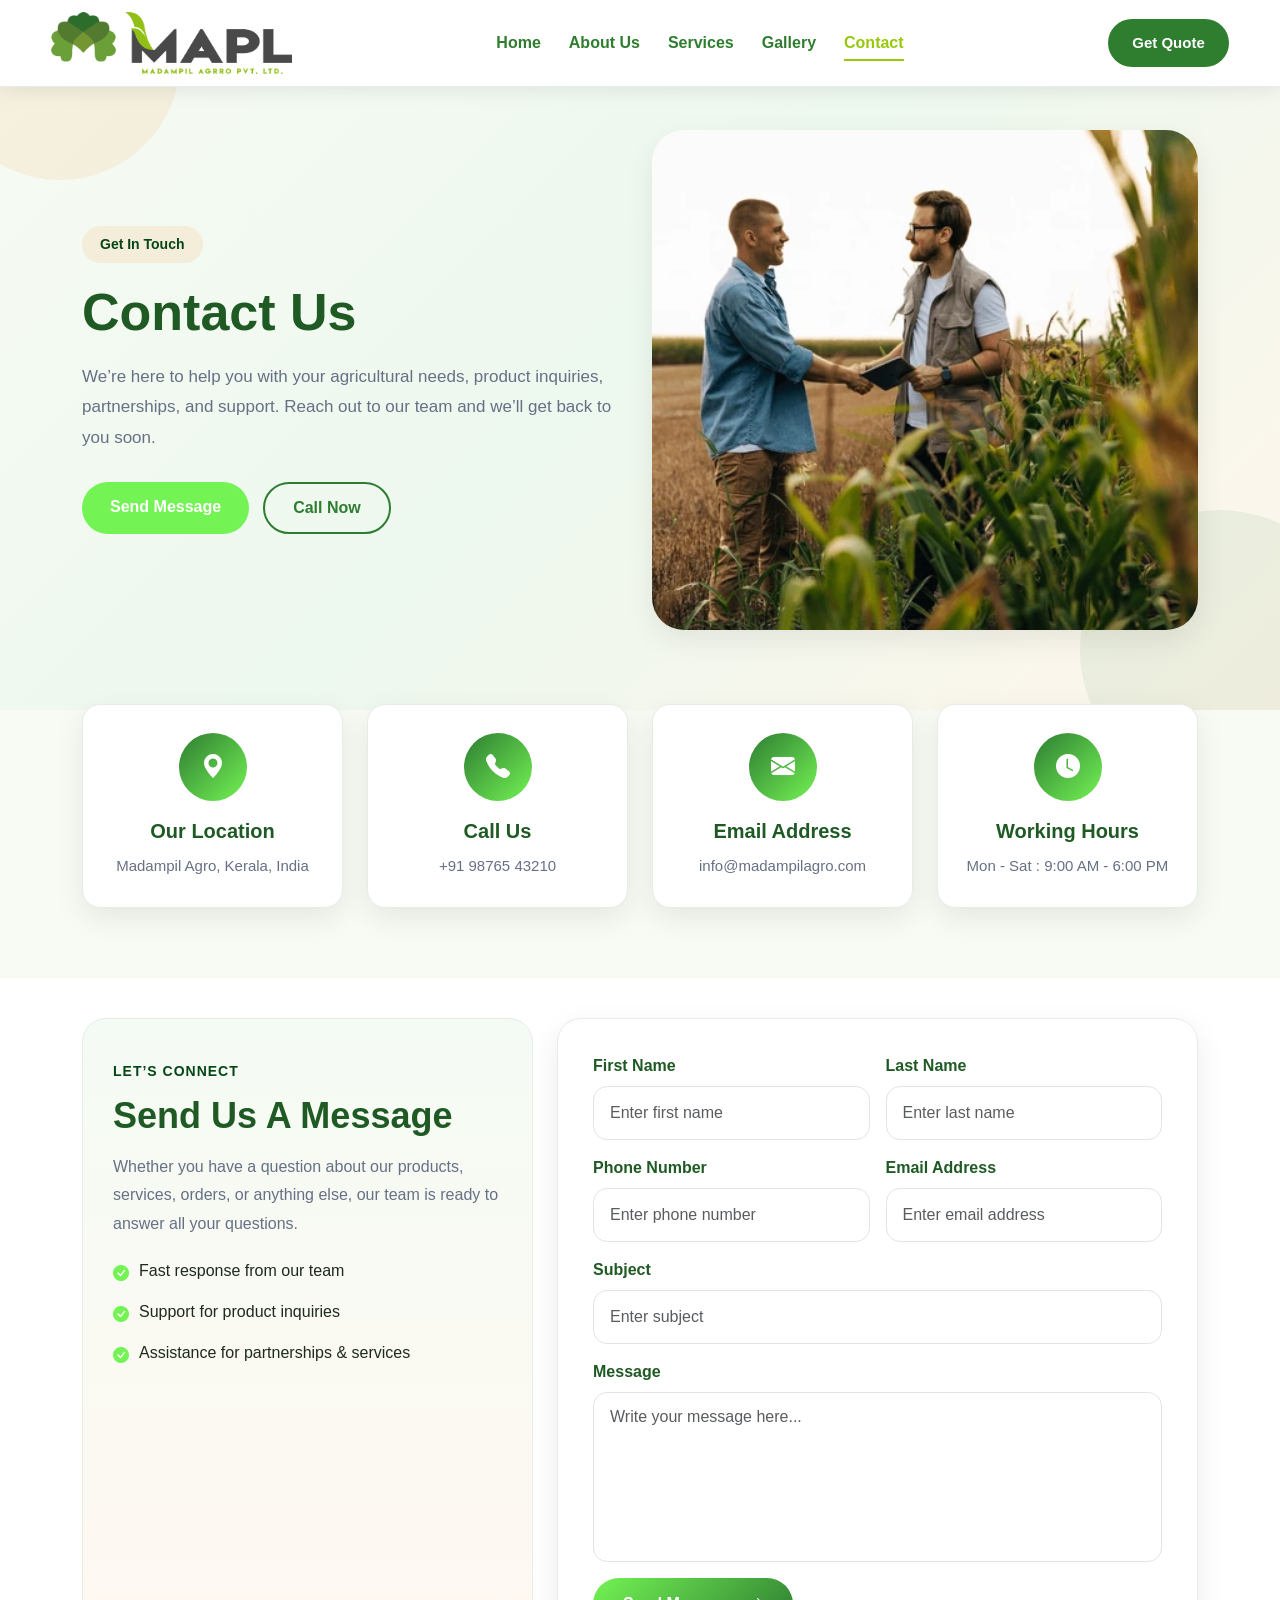
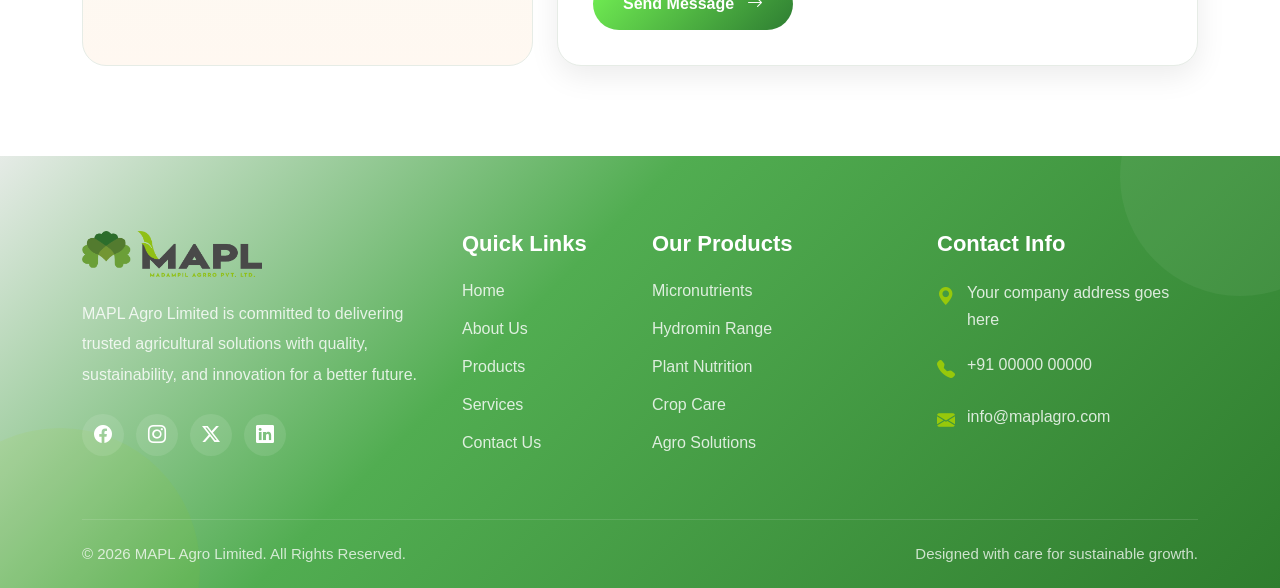
<file: contact_us.html>
<!DOCTYPE html>
<html lang="en">
<head>
     <title>Madampil Aagro Home</title>
  <meta charset="UTF-8" />
  <meta name="viewport" content="width=device-width, initial-scale=1.0" />

  <!-- ✅ Bootstrap 5 CSS -->
  <link href="https://cdn.jsdelivr.net/npm/bootstrap@5.3.3/dist/css/bootstrap.min.css" rel="stylesheet">

  <!-- Google Fonts - Poppins -->
  <link rel="preconnect" href="https://fonts.googleapis.com">
  <link rel="preconnect" href="https://fonts.gstatic.com" crossorigin>
  <link href="https://fonts.googleapis.com/css2?family=Poppins:wght@300;400;500;600;700&display=swap" rel="stylesheet">

  <!-- Bootstrap Icons -->
  <link rel="stylesheet" href="https://cdn.jsdelivr.net/npm/bootstrap-icons@1.11.3/font/bootstrap-icons.min.css">

  <!-- Owl -->
  <link rel="stylesheet" href="https://cdnjs.cloudflare.com/ajax/libs/OwlCarousel2/2.3.4/assets/owl.carousel.min.css">
  <link rel="stylesheet" href="https://cdnjs.cloudflare.com/ajax/libs/OwlCarousel2/2.3.4/assets/owl.theme.default.min.css">

  <!-- ✅ FIXED Custom CSS path (relative) -->
  <link rel="stylesheet" href="css/contact.css">
   <link rel="stylesheet" href="css/nav.css">

 
</head>
<body>

  <!-- Fixed Navbar -->
  <header class="agro-navbar">
    <div class="nav-container">
      
      <!-- Logo -->
      <a href="#" class="nav-logo">
        <img src="images/logo.png" alt="Agro Company Logo">
      </a>

      <!-- Menu -->
      <nav class="nav-menu" id="navMenu">
        <a href="#">Home</a>
        <a href="#">About Us</a>
        <a href="#">Services</a>
        <a href="#">Gallery</a>
        <a href="#" class="active">Contact</a>
      </nav>

      <!-- Right Button -->
      <div class="nav-right">
        <a href="#" class="nav-btn">Get Quote</a>
        <button class="menu-toggle" id="menuToggle">
          <i class="bi bi-list"></i>
        </button>
      </div>

    </div>
  </header>











<!-- CONTACT HERO SECTION -->
<section class="agro-contact-hero">
  <div class="container">
    <div class="row align-items-center gy-4">
      <div class="col-lg-6">
        <div class="agro-contact-hero-content">
          <span class="agro-contact-tag">Get In Touch</span>
          <h1>Contact Us</h1>
          <p>
            We’re here to help you with your agricultural needs, product inquiries,
            partnerships, and support. Reach out to our team and we’ll get back to you soon.
          </p>
          <div class="agro-contact-hero-btns">
            <a href="#contact-form-section" class="btn agro-btn-main">Send Message</a>
            <a href="tel:+919876543210" class="btn agro-btn-outline">Call Now</a>
          </div>
        </div>
      </div>

      <div class="col-lg-6">
        <div class="agro-contact-hero-image-wrap">
          <div class="agro-contact-hero-image">
            <img src="images/contactus.webp" alt="Contact Us">
          </div>
        </div>
      </div>
    </div>
  </div>
</section>

<!-- CONTACT INFO SECTION -->
<section class="agro-contact-info-section">
  <div class="container">
    <div class="row g-4">
      <div class="col-md-6 col-lg-3">
        <div class="agro-contact-info-card">
          <div class="agro-contact-icon">
            <i class="bi bi-geo-alt-fill"></i>
          </div>
          <h5>Our Location</h5>
          <p>Madampil Agro, Kerala, India</p>
        </div>
      </div>

      <div class="col-md-6 col-lg-3">
        <div class="agro-contact-info-card">
          <div class="agro-contact-icon">
            <i class="bi bi-telephone-fill"></i>
          </div>
          <h5>Call Us</h5>
          <p>+91 98765 43210</p>
        </div>
      </div>

      <div class="col-md-6 col-lg-3">
        <div class="agro-contact-info-card">
          <div class="agro-contact-icon">
            <i class="bi bi-envelope-fill"></i>
          </div>
          <h5>Email Address</h5>
          <p>info@madampilagro.com</p>
        </div>
      </div>

      <div class="col-md-6 col-lg-3">
        <div class="agro-contact-info-card">
          <div class="agro-contact-icon">
            <i class="bi bi-clock-fill"></i>
          </div>
          <h5>Working Hours</h5>
          <p>Mon - Sat : 9:00 AM - 6:00 PM</p>
        </div>
      </div>
    </div>
  </div>
</section>

<!-- CONTACT FORM SECTION -->
<section class="agro-contact-form-section" id="contact-form-section">
  <div class="container">
    <div class="row g-4 align-items-stretch">
      
      <div class="col-lg-5">
        <div class="agro-contact-left-box h-100">
          <span class="agro-contact-small-title">Let’s Connect</span>
          <h2>Send Us A Message</h2>
          <p>
            Whether you have a question about our products, services, orders,
            or anything else, our team is ready to answer all your questions.
          </p>

          <ul class="agro-contact-list">
            <li><i class="bi bi-check-circle-fill"></i> Fast response from our team</li>
            <li><i class="bi bi-check-circle-fill"></i> Support for product inquiries</li>
            <li><i class="bi bi-check-circle-fill"></i> Assistance for partnerships & services</li>
          </ul>
        </div>
      </div>

      <div class="col-lg-7">
        <div class="agro-contact-form-box">
          <form action="" method="post">
            
            <div class="row g-3">
              <div class="col-md-6">
                <label class="form-label">First Name</label>
                <input type="text" name="first_name" class="form-control agro-form-control" placeholder="Enter first name">
              </div>

              <div class="col-md-6">
                <label class="form-label">Last Name</label>
                <input type="text" name="last_name" class="form-control agro-form-control" placeholder="Enter last name">
              </div>

              <div class="col-md-6">
                <label class="form-label">Phone Number</label>
                <input type="text" name="phone" class="form-control agro-form-control" placeholder="Enter phone number">
              </div>

              <div class="col-md-6">
                <label class="form-label">Email Address</label>
                <input type="email" name="email" class="form-control agro-form-control" placeholder="Enter email address">
              </div>

              <div class="col-12">
                <label class="form-label">Subject</label>
                <input type="text" name="subject" class="form-control agro-form-control" placeholder="Enter subject">
              </div>

              <div class="col-12">
                <label class="form-label">Message</label>
                <textarea name="message" rows="6" class="form-control agro-form-control" placeholder="Write your message here..."></textarea>
              </div>

              <div class="col-12">
                <button type="submit" class="btn agro-submit-btn">
                  Send Message <i class="bi bi-arrow-right ms-2"></i>
                </button>
              </div>
            </div>
          </form>
        </div>
      </div>

    </div>
  </div>
</section>




  
<footer class="agro-footer">
  <div class="container">
    <div class="row gy-5">

      <!-- Column 1 -->
      <div class="col-lg-4 col-md-6">
        <div class="agro-footer-about">
          <a href="#" class="agro-footer-logo">
            <img src="images/logo.png" alt="MAPL Agro Limited">
          </a>
          <p>
            MAPL Agro Limited is committed to delivering trusted agricultural
            solutions with quality, sustainability, and innovation for a better future.
          </p>

          <div class="agro-footer-social">
            <a href="#"><i class="bi bi-facebook"></i></a>
            <a href="#"><i class="bi bi-instagram"></i></a>
            <a href="#"><i class="bi bi-twitter-x"></i></a>
            <a href="#"><i class="bi bi-linkedin"></i></a>
          </div>
        </div>
      </div>

      <!-- Column 2 -->
      <div class="col-lg-2 col-md-6 col-6">
        <div class="agro-footer-links">
          <h4>Quick Links</h4>
          <ul>
            <li><a href="#">Home</a></li>
            <li><a href="#">About Us</a></li>
            <li><a href="#">Products</a></li>
            <li><a href="#">Services</a></li>
            <li><a href="#">Contact Us</a></li>
          </ul>
        </div>
      </div>

      <!-- Column 3 -->
      <div class="col-lg-3 col-md-6 col-6">
        <div class="agro-footer-links">
          <h4>Our Products</h4>
          <ul>
            <li><a href="#">Micronutrients</a></li>
            <li><a href="#">Hydromin Range</a></li>
            <li><a href="#">Plant Nutrition</a></li>
            <li><a href="#">Crop Care</a></li>
            <li><a href="#">Agro Solutions</a></li>
          </ul>
        </div>
      </div>

      <!-- Column 4 -->
      <div class="col-lg-3 col-md-6">
        <div class="agro-footer-contact">
          <h4>Contact Info</h4>
          <ul>
            <li>
              <i class="bi bi-geo-alt-fill"></i>
              <span>Your company address goes here</span>
            </li>
            <li>
              <i class="bi bi-telephone-fill"></i>
              <a href="tel:+910000000000">+91 00000 00000</a>
            </li>
            <li>
              <i class="bi bi-envelope-fill"></i>
              <a href="mailto:info@maplagro.com">info@maplagro.com</a>
            </li>
          </ul>
        </div>
      </div>

    </div>

    <div class="agro-footer-bottom">
      <div class="row align-items-center gy-2">
        <div class="col-md-6">
          <p class="mb-0">© 2026 MAPL Agro Limited. All Rights Reserved.</p>
        </div>
        <div class="col-md-6 text-md-end">
          <p class="mb-0">
            Designed with care for sustainable growth.
          </p>
        </div>
      </div>
    </div>
  </div>
</footer>

<script src="https://code.jquery.com/jquery-3.6.0.min.js"></script>
<script src="https://cdnjs.cloudflare.com/ajax/libs/OwlCarousel2/2.3.4/owl.carousel.min.js"></script>
  <script>
    const menuToggle = document.getElementById("menuToggle");
    const navMenu = document.getElementById("navMenu");

    menuToggle.addEventListener("click", () => {
      navMenu.classList.toggle("show");
    });



</script>
</file>
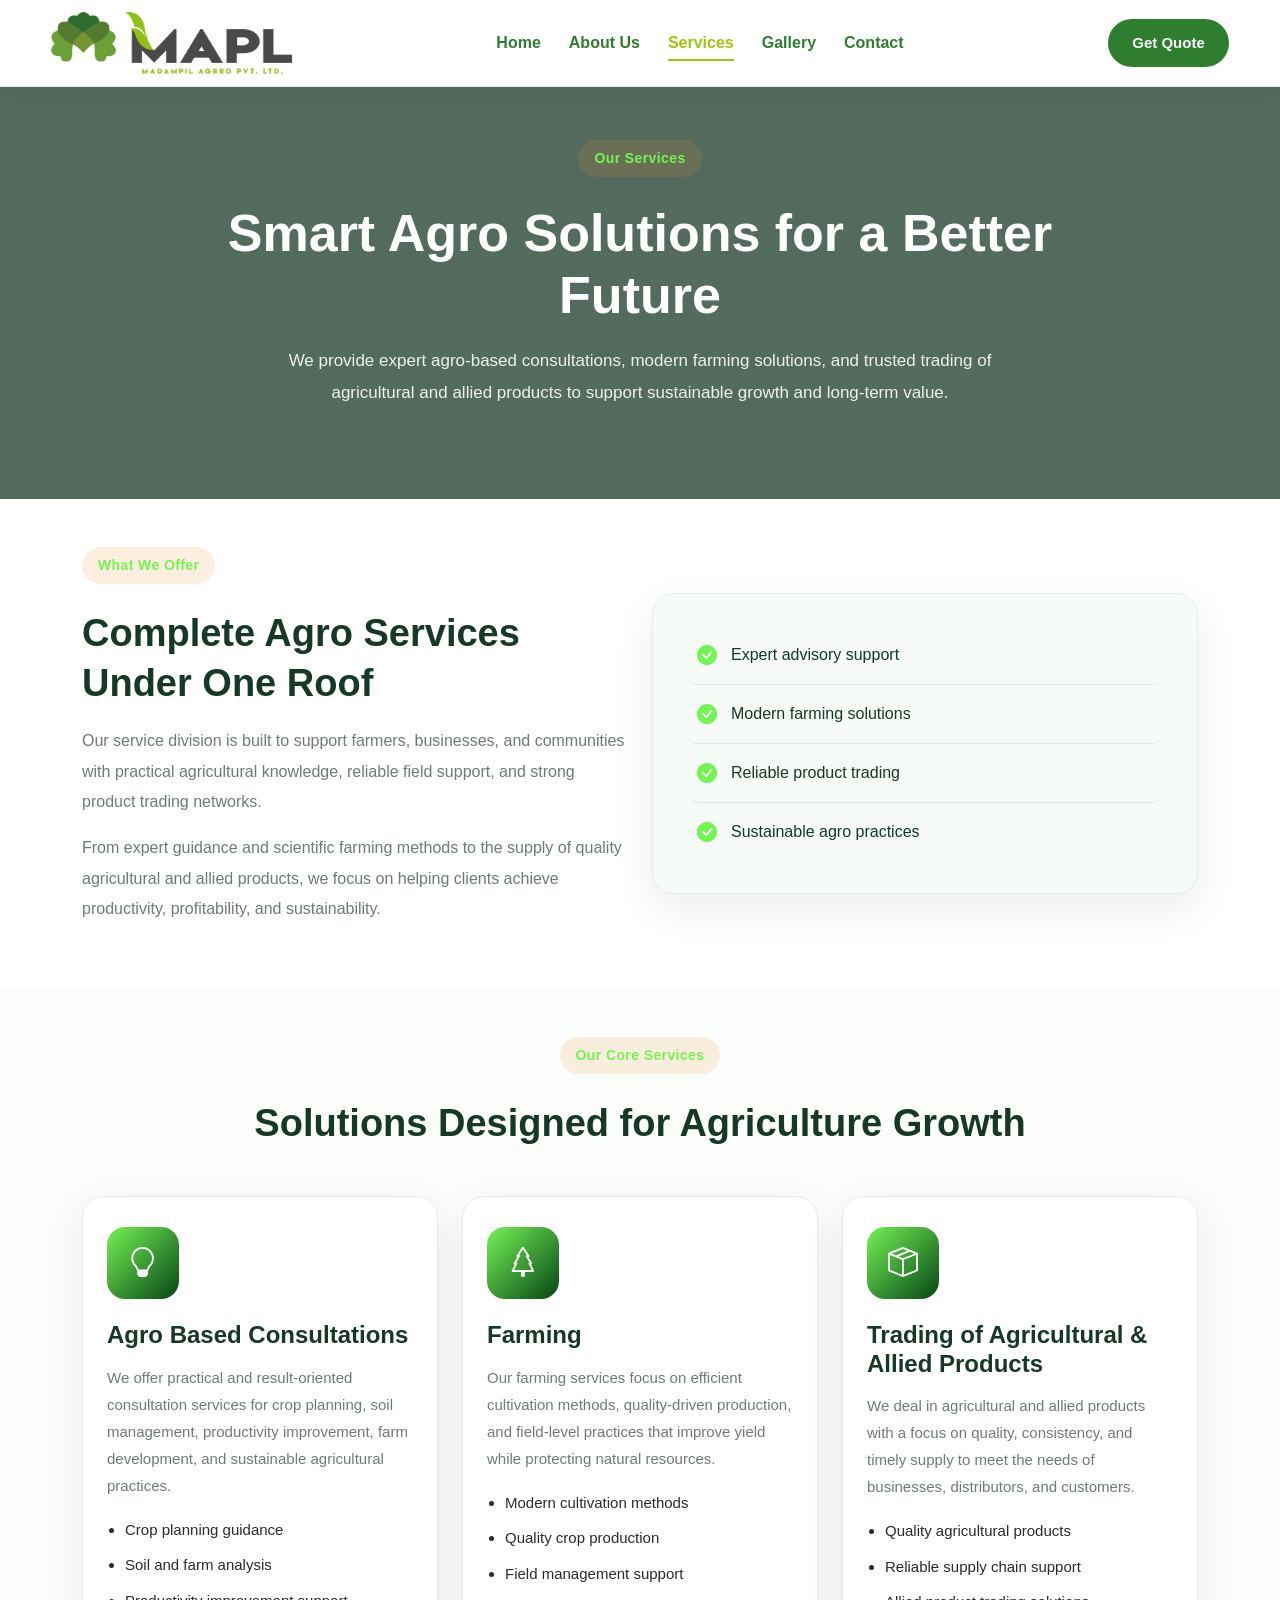
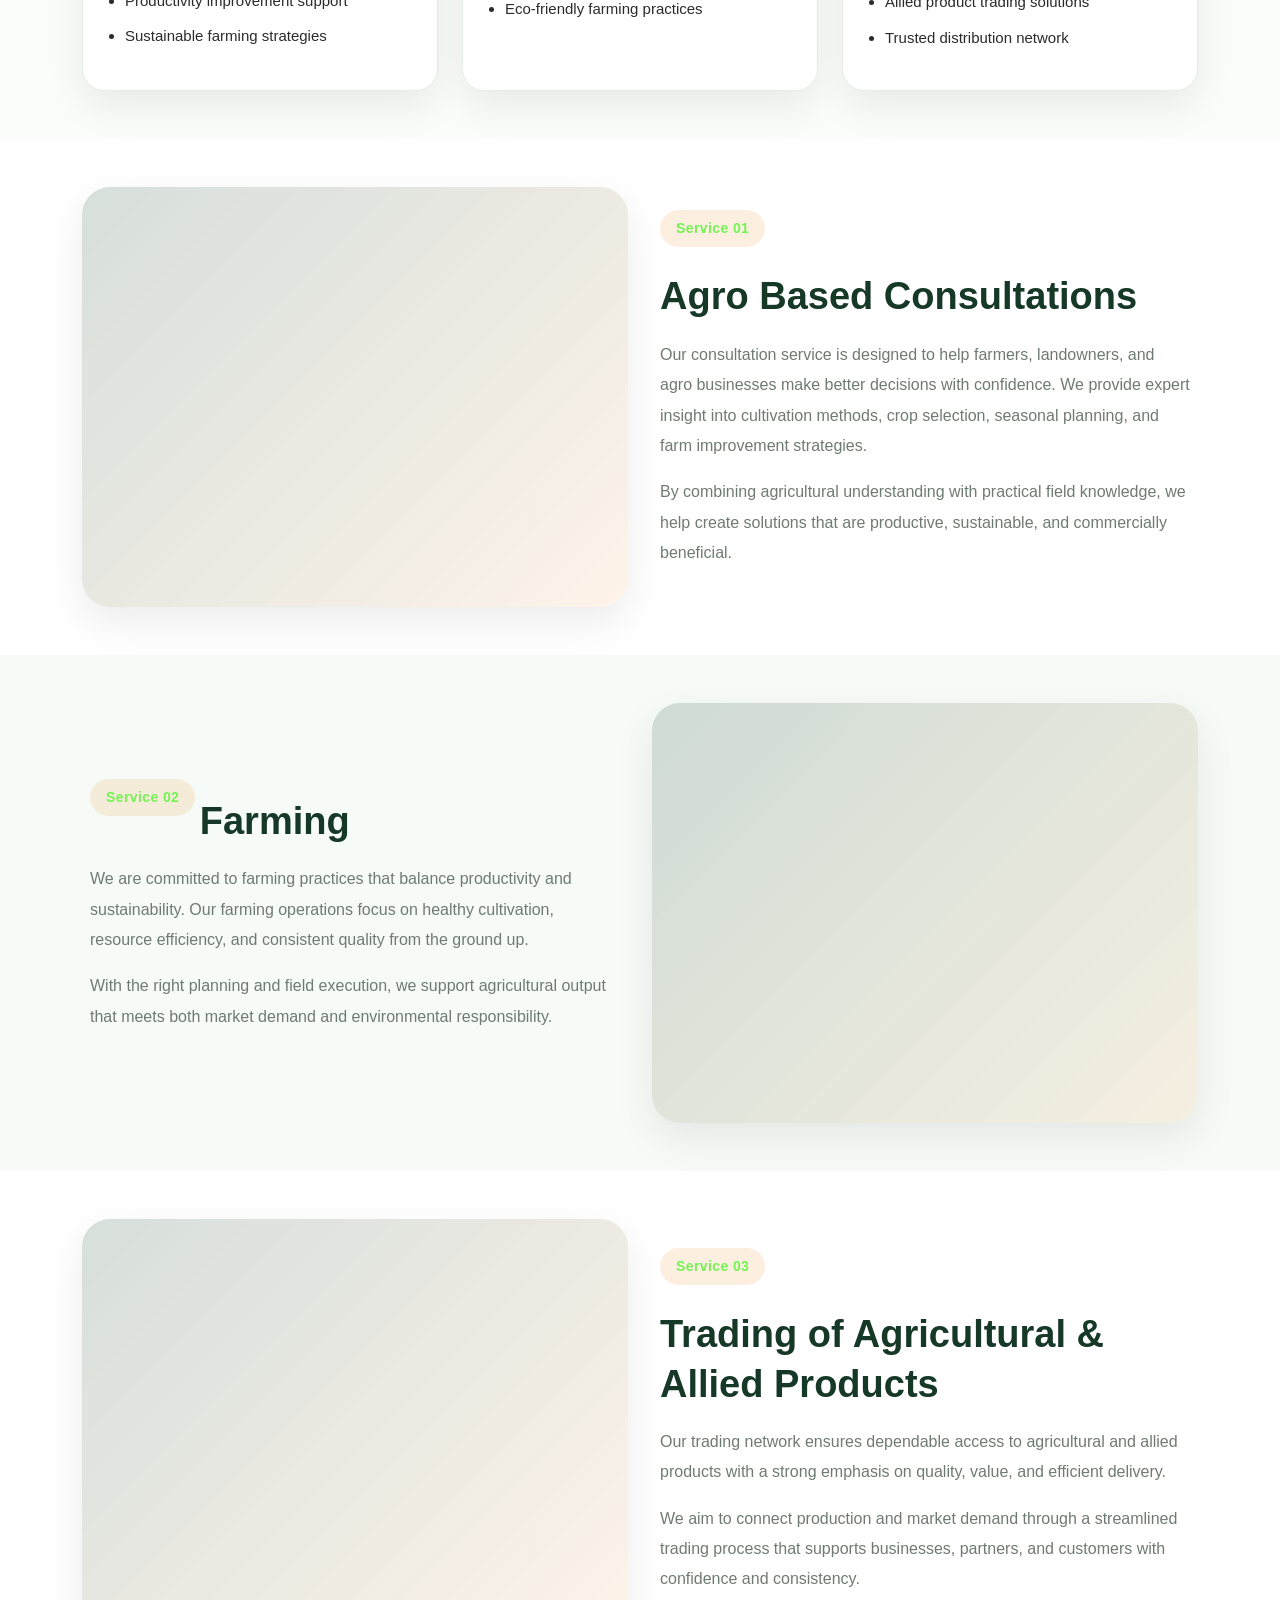
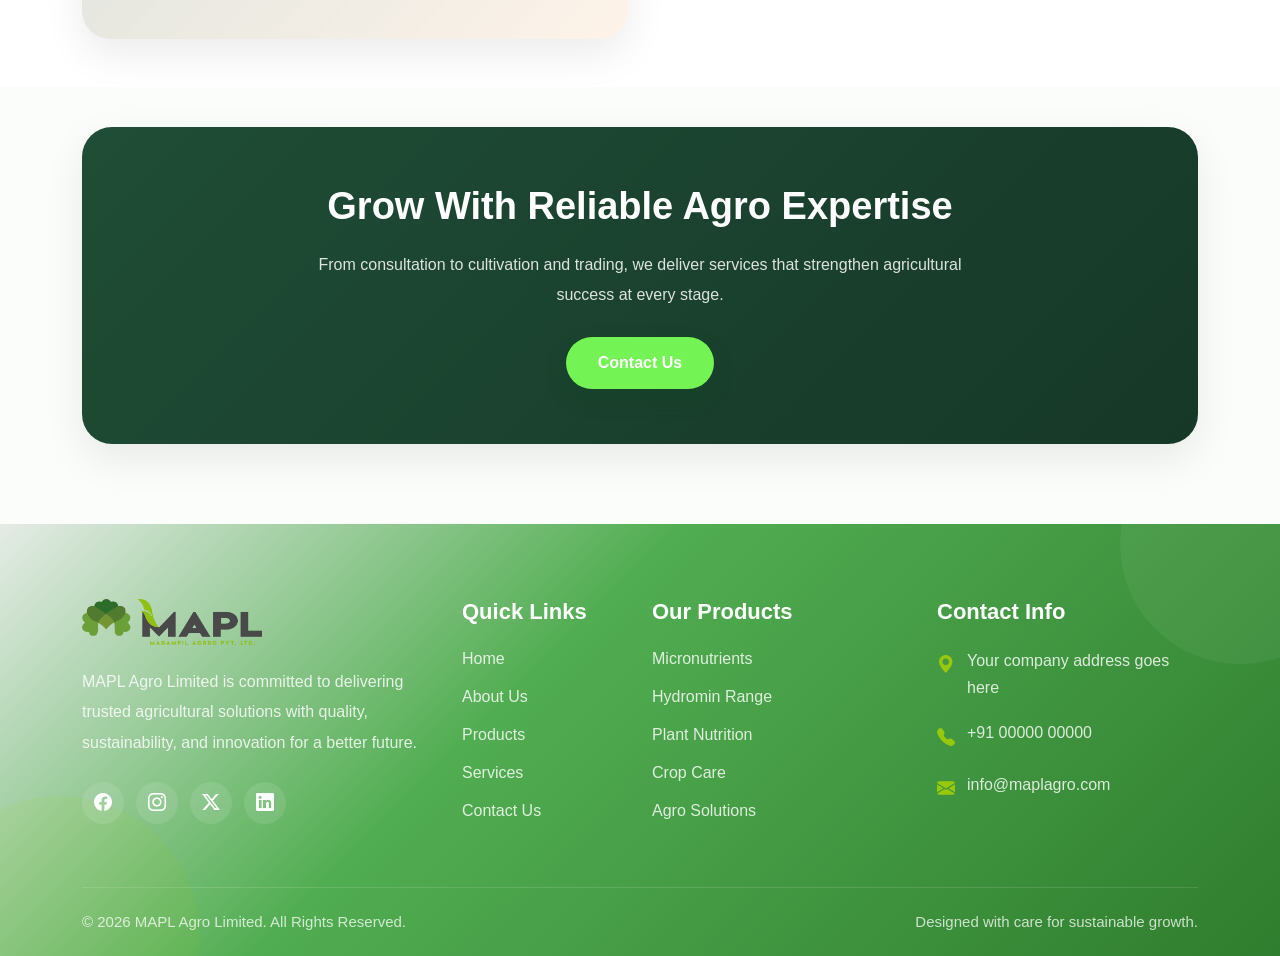
<file: service.html>
<!DOCTYPE html>
<html lang="en">
<head>
     <title>Madampil Aagro About Us</title>
  <meta charset="UTF-8" />
  <meta name="viewport" content="width=device-width, initial-scale=1.0" />

  <!-- ✅ Bootstrap 5 CSS -->
  <link href="https://cdn.jsdelivr.net/npm/bootstrap@5.3.3/dist/css/bootstrap.min.css" rel="stylesheet">

  <!-- Google Fonts - Poppins -->
  <link rel="preconnect" href="https://fonts.googleapis.com">
  <link rel="preconnect" href="https://fonts.gstatic.com" crossorigin>
  <link href="https://fonts.googleapis.com/css2?family=Poppins:wght@300;400;500;600;700&display=swap" rel="stylesheet">

  <!-- Bootstrap Icons -->
  <link rel="stylesheet" href="https://cdn.jsdelivr.net/npm/bootstrap-icons@1.11.3/font/bootstrap-icons.min.css">

  <!-- Owl -->
  <link rel="stylesheet" href="https://cdnjs.cloudflare.com/ajax/libs/OwlCarousel2/2.3.4/assets/owl.carousel.min.css">
  <link rel="stylesheet" href="https://cdnjs.cloudflare.com/ajax/libs/OwlCarousel2/2.3.4/assets/owl.theme.default.min.css">

  <!-- ✅ FIXED Custom CSS path (relative) -->
  <link rel="stylesheet" href="css/service.css">
   <link rel="stylesheet" href="css/nav.css">

 
</head>


<body>

  <!-- Fixed Navbar -->
  <header class="agro-navbar">
    <div class="nav-container">
      
      <!-- Logo -->
      <a href="#" class="nav-logo">
        <img src="images/logo.png" alt="Agro Company Logo">
      </a>

      <!-- Menu -->
      <nav class="nav-menu" id="navMenu">
        <a href="#">Home</a>
        <a href="#">About Us</a>
        <a href="#" class="active">Services</a>
        <a href="#">Gallery</a>
        <a href="#">Contact</a>
      </nav>

      <!-- Right Button -->
      <div class="nav-right">
        <a href="#" class="nav-btn">Get Quote</a>
        <button class="menu-toggle" id="menuToggle">
          <i class="bi bi-list"></i>
        </button>
      </div>

    </div>
  </header>



<!-- SERVICE HERO -->
<section class="agro-service-hero">
  <div class="container">
    <div class="agro-service-hero-content text-center">
      <span class="agro-service-tag">Our Services</span>
      <h1>Smart Agro Solutions for a Better Future</h1>
      <p>
        We provide expert agro-based consultations, modern farming solutions,
        and trusted trading of agricultural and allied products to support
        sustainable growth and long-term value.
      </p>
    </div>
  </div>
</section>

<!-- SERVICE INTRO -->
<section class="agro-service-intro py-5">
  <div class="container">
    <div class="row align-items-center g-4">
      <div class="col-lg-6">
        <div class="agro-service-intro-left">
          <span class="section-mini-title">What We Offer</span>
          <h2>Complete Agro Services Under One Roof</h2>
          <p>
            Our service division is built to support farmers, businesses,
            and communities with practical agricultural knowledge, reliable
            field support, and strong product trading networks.
          </p>
          <p>
            From expert guidance and scientific farming methods to the supply
            of quality agricultural and allied products, we focus on helping
            clients achieve productivity, profitability, and sustainability.
          </p>
        </div>
      </div>
      <div class="col-lg-6">
        <div class="agro-service-intro-box">
          <div class="agro-service-feature">
            <i class="bi bi-check-circle-fill"></i>
            <span>Expert advisory support</span>
          </div>
          <div class="agro-service-feature">
            <i class="bi bi-check-circle-fill"></i>
            <span>Modern farming solutions</span>
          </div>
          <div class="agro-service-feature">
            <i class="bi bi-check-circle-fill"></i>
            <span>Reliable product trading</span>
          </div>
          <div class="agro-service-feature">
            <i class="bi bi-check-circle-fill"></i>
            <span>Sustainable agro practices</span>
          </div>
        </div>
      </div>
    </div>
  </div>
</section>

<!-- SERVICES CARDS -->
<section class="agro-services-section py-5">
  <div class="container">
    <div class="text-center mb-5">
      <span class="section-mini-title">Our Core Services</span>
      <h2 class="section-main-title">Solutions Designed for Agriculture Growth</h2>
    </div>

    <div class="row g-4">
      <!-- Card 1 -->
      <div class="col-md-6 col-lg-4">
        <div class="agro-service-card h-100">
          <div class="agro-service-icon">
            <i class="bi bi-lightbulb"></i>
          </div>
          <h3>Agro Based Consultations</h3>
          <p>
            We offer practical and result-oriented consultation services for
            crop planning, soil management, productivity improvement, farm
            development, and sustainable agricultural practices.
          </p>
          <ul>
            <li>Crop planning guidance</li>
            <li>Soil and farm analysis</li>
            <li>Productivity improvement support</li>
            <li>Sustainable farming strategies</li>
          </ul>
        </div>
      </div>

      <!-- Card 2 -->
      <div class="col-md-6 col-lg-4">
        <div class="agro-service-card h-100">
          <div class="agro-service-icon">
            <i class="bi bi-tree"></i>
          </div>
          <h3>Farming</h3>
          <p>
            Our farming services focus on efficient cultivation methods,
            quality-driven production, and field-level practices that improve
            yield while protecting natural resources.
          </p>
          <ul>
            <li>Modern cultivation methods</li>
            <li>Quality crop production</li>
            <li>Field management support</li>
            <li>Eco-friendly farming practices</li>
          </ul>
        </div>
      </div>

      <!-- Card 3 -->
      <div class="col-md-6 col-lg-4">
        <div class="agro-service-card h-100">
          <div class="agro-service-icon">
            <i class="bi bi-box-seam"></i>
          </div>
          <h3>Trading of Agricultural & Allied Products</h3>
          <p>
            We deal in agricultural and allied products with a focus on quality,
            consistency, and timely supply to meet the needs of businesses,
            distributors, and customers.
          </p>
          <ul>
            <li>Quality agricultural products</li>
            <li>Reliable supply chain support</li>
            <li>Allied product trading solutions</li>
            <li>Trusted distribution network</li>
          </ul>
        </div>
      </div>
    </div>
  </div>
</section>

<!-- DETAIL SECTION 1 -->
<section class="agro-service-detail py-5">
  <div class="container">
    <div class="row align-items-center g-4">
      <div class="col-lg-6">
        <div class="agro-service-image agro-bg-one"></div>
      </div>
      <div class="col-lg-6">
        <div class="agro-service-text">
          <span class="section-mini-title">Service 01</span>
          <h2>Agro Based Consultations</h2>
          <p>
            Our consultation service is designed to help farmers, landowners,
            and agro businesses make better decisions with confidence. We
            provide expert insight into cultivation methods, crop selection,
            seasonal planning, and farm improvement strategies.
          </p>
          <p>
            By combining agricultural understanding with practical field
            knowledge, we help create solutions that are productive,
            sustainable, and commercially beneficial.
          </p>
        </div>
      </div>
    </div>
  </div>
</section>

<!-- DETAIL SECTION 2 -->
<section class="agro-service-detail agro-detail-alt py-5">
  <div class="container">
    <div class="row align-items-center g-4 flex-lg-row-reverse">
      <div class="col-lg-6">
        <div class="agro-service-image agro-bg-two"></div>
      </div>
      <div class="col-lg-6">
        <div class="agro-service-text">
          <span class="section-mini-title">Service 02</span>
          <h2>Farming</h2>
          <p>
            We are committed to farming practices that balance productivity and
            sustainability. Our farming operations focus on healthy cultivation,
            resource efficiency, and consistent quality from the ground up.
          </p>
          <p>
            With the right planning and field execution, we support agricultural
            output that meets both market demand and environmental responsibility.
          </p>
        </div>
      </div>
    </div>
  </div>
</section>

<!-- DETAIL SECTION 3 -->
<section class="agro-service-detail py-5">
  <div class="container">
    <div class="row align-items-center g-4">
      <div class="col-lg-6">
        <div class="agro-service-image agro-bg-three"></div>
      </div>
      <div class="col-lg-6">
        <div class="agro-service-text">
          <span class="section-mini-title">Service 03</span>
          <h2>Trading of Agricultural & Allied Products</h2>
          <p>
            Our trading network ensures dependable access to agricultural and
            allied products with a strong emphasis on quality, value, and
            efficient delivery.
          </p>
          <p>
            We aim to connect production and market demand through a streamlined
            trading process that supports businesses, partners, and customers
            with confidence and consistency.
          </p>
        </div>
      </div>
    </div>
  </div>
</section>

<!-- CTA SECTION -->
<section class="agro-service-cta">
  <div class="container">
    <div class="agro-service-cta-box text-center">
      <h2>Grow With Reliable Agro Expertise</h2>
      <p>
        From consultation to cultivation and trading, we deliver services that
        strengthen agricultural success at every stage.
      </p>
      <a href="#" class="agro-service-btn">Contact Us</a>
    </div>
  </div>
</section>
















 <footer class="agro-footer">
  <div class="container">
    <div class="row gy-5">

      <!-- Column 1 -->
      <div class="col-lg-4 col-md-6">
        <div class="agro-footer-about">
          <a href="#" class="agro-footer-logo">
            <img src="images/logo.png" alt="MAPL Agro Limited">
          </a>
          <p>
            MAPL Agro Limited is committed to delivering trusted agricultural
            solutions with quality, sustainability, and innovation for a better future.
          </p>

          <div class="agro-footer-social">
            <a href="#"><i class="bi bi-facebook"></i></a>
            <a href="#"><i class="bi bi-instagram"></i></a>
            <a href="#"><i class="bi bi-twitter-x"></i></a>
            <a href="#"><i class="bi bi-linkedin"></i></a>
          </div>
        </div>
      </div>

      <!-- Column 2 -->
      <div class="col-lg-2 col-md-6 col-6">
        <div class="agro-footer-links">
          <h4>Quick Links</h4>
          <ul>
            <li><a href="#">Home</a></li>
            <li><a href="#">About Us</a></li>
            <li><a href="#">Products</a></li>
            <li><a href="#">Services</a></li>
            <li><a href="#">Contact Us</a></li>
          </ul>
        </div>
      </div>

      <!-- Column 3 -->
      <div class="col-lg-3 col-md-6 col-6">
        <div class="agro-footer-links">
          <h4>Our Products</h4>
          <ul>
            <li><a href="#">Micronutrients</a></li>
            <li><a href="#">Hydromin Range</a></li>
            <li><a href="#">Plant Nutrition</a></li>
            <li><a href="#">Crop Care</a></li>
            <li><a href="#">Agro Solutions</a></li>
          </ul>
        </div>
      </div>

      <!-- Column 4 -->
      <div class="col-lg-3 col-md-6">
        <div class="agro-footer-contact">
          <h4>Contact Info</h4>
          <ul>
            <li>
              <i class="bi bi-geo-alt-fill"></i>
              <span>Your company address goes here</span>
            </li>
            <li>
              <i class="bi bi-telephone-fill"></i>
              <a href="tel:+910000000000">+91 00000 00000</a>
            </li>
            <li>
              <i class="bi bi-envelope-fill"></i>
              <a href="mailto:info@maplagro.com">info@maplagro.com</a>
            </li>
          </ul>
        </div>
      </div>

    </div>

    <div class="agro-footer-bottom">
      <div class="row align-items-center gy-2">
        <div class="col-md-6">
          <p class="mb-0">© 2026 MAPL Agro Limited. All Rights Reserved.</p>
        </div>
        <div class="col-md-6 text-md-end">
          <p class="mb-0">
            Designed with care for sustainable growth.
          </p>
        </div>
      </div>
    </div>
  </div>
</footer>

<script src="https://code.jquery.com/jquery-3.6.0.min.js"></script>
<script src="https://cdnjs.cloudflare.com/ajax/libs/OwlCarousel2/2.3.4/owl.carousel.min.js"></script>
  <script>
    const menuToggle = document.getElementById("menuToggle");
    const navMenu = document.getElementById("navMenu");

    menuToggle.addEventListener("click", () => {
      navMenu.classList.toggle("show");
    });



</script>
</file>
<file: css/contact.css>
:root{
  --agro-green:#2e7d32;
  --agro-dark-green:#1f5a24;
  --agro-light-green:#eef8ef;
  --agro-orange:#74f354;
  --agro-orange-dark:#064616;
  --agro-text:#1f2a1f;
  --agro-muted:#667085;
  --agro-white:#ffffff;
  --agro-border:#e6ece6;
  --agro-shadow:0 10px 30px rgba(0,0,0,0.08);
  --agro-radius:20px;
}

.agro-contact-hero{
  padding: 130px 0 80px;
  background: linear-gradient(135deg, #f7fbf3 0%, #edf8ee 50%, #fff6eb 100%);
  position: relative;
  overflow: hidden;
}

.agro-contact-hero::before{
  content:"";
  position:absolute;
  width:240px;
  height:240px;
  background:rgba(242,140,40,0.10);
  border-radius:50%;
  top:-60px;
  left:-60px;
}

.agro-contact-hero::after{
  content:"";
  position:absolute;
  width:280px;
  height:280px;
  background:rgba(46,125,50,0.08);
  border-radius:50%;
  bottom:-80px;
  right:-80px;
}

.agro-contact-hero-content{
  position:relative;
  z-index:2;
}

.agro-contact-tag{
  display:inline-block;
  background:rgba(242,140,40,0.12);
  color:var(--agro-orange-dark);
  padding:8px 18px;
  border-radius:50px;
  font-weight:600;
  font-size:14px;
  margin-bottom:18px;
}

.agro-contact-hero-content h1{
  font-size:52px;
  font-weight:800;
  color:var(--agro-dark-green);
  margin-bottom:18px;
  line-height:1.2;
}

.agro-contact-hero-content p{
  font-size:17px;
  color:var(--agro-muted);
  line-height:1.8;
  max-width:560px;
  margin-bottom:28px;
}

.agro-contact-hero-btns{
  display:flex;
  flex-wrap:wrap;
  gap:14px;
}

.agro-btn-main{
  background:var(--agro-orange);
  color:#fff;
  border:none;
  padding:13px 28px;
  border-radius:50px;
  font-weight:600;
}

.agro-btn-main:hover{
  background:var(--agro-orange-dark);
  color:#fff;
}

.agro-btn-outline{
  border:2px solid var(--agro-green);
  color:var(--agro-green);
  padding:12px 28px;
  border-radius:50px;
  font-weight:600;
  background:transparent;
}

.agro-btn-outline:hover{
  background:var(--agro-green);
  color:#fff;
}

.agro-contact-hero-image-wrap{
  position:relative;
  z-index:2;
}

.agro-contact-hero-image{
  border-radius:32px;
  overflow:hidden;
  box-shadow:var(--agro-shadow);
  position:relative;
}

.agro-contact-hero-image img{
  width:100%;
  height:500px;
  object-fit:cover;
  display:block;
}

/* CONTACT INFO */
.agro-contact-info-section{
  padding: 0 0 70px;
  margin-top: -30px;
  position: relative;
  z-index: 3;
}

.agro-contact-info-card{
  background:var(--agro-white);
  padding:28px 22px;
  border-radius:18px;
  text-align:center;
  box-shadow:var(--agro-shadow);
  height:100%;
  border:1px solid var(--agro-border);
  transition:all 0.3s ease;
}

.agro-contact-info-card:hover{
  transform:translateY(-6px);
}

.agro-contact-icon{
  width:68px;
  height:68px;
  margin:0 auto 18px;
  background:linear-gradient(135deg, var(--agro-green), var(--agro-orange));
  border-radius:50%;
  display:flex;
  align-items:center;
  justify-content:center;
  color:#fff;
  font-size:24px;
}

.agro-contact-info-card h5{
  font-size:20px;
  font-weight:700;
  color:var(--agro-dark-green);
  margin-bottom:10px;
}

.agro-contact-info-card p{
  margin:0;
  color:var(--agro-muted);
  font-size:15px;
  line-height:1.7;
}

/* CONTACT FORM */
.agro-contact-form-section{
  padding: 40px 0 90px;
  background:#fff;
}

.agro-contact-left-box{
  background:linear-gradient(180deg, #f4fbf4 0%, #fff8f1 100%);
  padding:40px 30px;
  border-radius:24px;
  border:1px solid var(--agro-border);
}

.agro-contact-small-title{
  display:inline-block;
  font-size:14px;
  font-weight:700;
  color:var(--agro-orange-dark);
  margin-bottom:12px;
  text-transform:uppercase;
  letter-spacing:1px;
}

.agro-contact-left-box h2{
  font-size:36px;
  font-weight:800;
  color:var(--agro-dark-green);
  margin-bottom:16px;
}

.agro-contact-left-box p{
  color:var(--agro-muted);
  line-height:1.8;
  margin-bottom:20px;
}

.agro-contact-list{
  list-style:none;
  padding:0;
  margin:0;
}

.agro-contact-list li{
  display:flex;
  align-items:flex-start;
  gap:10px;
  margin-bottom:14px;
  color:var(--agro-text);
  font-weight:500;
}

.agro-contact-list li i{
  color:var(--agro-orange);
  margin-top:3px;
}

.agro-contact-form-box{
  background:var(--agro-white);
  border:1px solid var(--agro-border);
  box-shadow:var(--agro-shadow);
  border-radius:24px;
  padding:35px;
  height:100%;
}

.agro-contact-form-box .form-label{
  font-weight:600;
  color:var(--agro-dark-green);
  margin-bottom:8px;
}

.agro-form-control{
  height:54px;
  border-radius:14px;
  border:1px solid #dfe7df;
  padding:12px 16px;
  box-shadow:none;
}

.agro-form-control:focus{
  border-color:var(--agro-orange);
  box-shadow:0 0 0 0.15rem rgba(242,140,40,0.15);
}

textarea.agro-form-control{
  height:auto;
  min-height:140px;
  resize:none;
}

.agro-submit-btn{
  background:linear-gradient(135deg, var(--agro-orange), var(--agro-green));
  color:#fff;
  border:none;
  padding:14px 30px;
  border-radius:50px;
  font-weight:700;
  font-size:16px;
  transition:0.3s ease;
}

.agro-submit-btn:hover{
  opacity:0.92;
  color:#fff;
}

/* RESPONSIVE */
@media (max-width: 991.98px){
  .agro-contact-hero{
    padding: 110px 0 70px;
  }

  .agro-contact-hero-content h1{
    font-size:40px;
  }

  .agro-contact-hero-image img{
    height:380px;
  }

  .agro-contact-left-box h2{
    font-size:30px;
  }

  .agro-contact-form-box{
    padding:28px;
  }
}

@media (max-width: 767.98px){
  .agro-contact-hero{
    padding: 95px 0 60px;
    text-align:center;
  }

  .agro-contact-hero-content h1{
    font-size:30px;
  }

  .agro-contact-hero-content p{
    font-size:15px;
    margin-left:auto;
    margin-right:auto;
  }

  .agro-contact-hero-btns{
    justify-content:center;
  }

  .agro-contact-hero-image img{
    height:280px;
  }

  .agro-contact-info-section{
    padding-bottom:50px;
    margin-top:0;
  }

  .agro-contact-left-box,
  .agro-contact-form-box{
    padding:24px 20px;
  }

  .agro-contact-left-box h2{
    font-size:26px;
  }

  .agro-contact-info-card{
    padding:24px 18px;
  }
}
</file>
<file: css/nav.css>
*{
  margin: 0;
  padding: 0;
  box-sizing: border-box;
}

body{
  font-family: Arial, sans-serif;
  background: #f8fbf4;
}

/* Navbar */
.agro-navbar{
  position: fixed;
  top: 0;
  left: 0;
  width: 100%;
  z-index: 999;
  background: #ffffff;
  box-shadow: 0 4px 18px rgba(0,0,0,0.08);
  border-bottom: 1px solid #e9ecef;
}

.nav-container{
  width: 92%;
  max-width: 1350px;
  margin: auto;
  display: flex;
  align-items: center;
  justify-content: space-between;
  padding: 12px 0;
}

/* Logo */
.nav-logo img{
  height: 62px;
  width: auto;
  display: block;
}

/* Menu */
.nav-menu{
  display: flex;
  align-items: center;
  gap: 28px;
}

.nav-menu a{
  text-decoration: none;
  color: #2F7D2E;
  font-size: 16px;
  font-weight: 600;
  position: relative;
  transition: 0.3s ease;
}

.nav-menu a::after{
  content: "";
  position: absolute;
  left: 0;
  bottom: -6px;
  width: 0;
  height: 2px;
  background: #97C80B;
  transition: 0.3s ease;
}

.nav-menu a:hover,
.nav-menu a.active{
  color: #97C80B;
}

.nav-menu a:hover::after,
.nav-menu a.active::after{
  width: 100%;
}

/* Right section */
.nav-right{
  display: flex;
  align-items: center;
  gap: 14px;
}

.nav-btn{
  text-decoration: none;
  background: #2F7D2E;
  color: #ffffff;
  padding: 11px 22px;
  border-radius: 30px;
  font-size: 15px;
  font-weight: 600;
  transition: 0.3s ease;
  border: 2px solid transparent;
}

.nav-btn:hover{
  background: #97C80B;
  color: #111111;
}

/* Mobile Toggle */
.menu-toggle{
  display: none;
  border: none;
  background: #2F7D2E;
  color: #fff;
  width: 42px;
  height: 42px;
  border-radius: 8px;
  font-size: 22px;
  cursor: pointer;
}



/* Responsive */
@media (max-width: 991px){
  .menu-toggle{
    display: block;
  }

  .nav-btn{
    display: none;
  }

  .nav-logo img{
    height: 52px;
  }

  .nav-menu{
    position: absolute;
    top: 100%;
    left: 0;
    width: 100%;
    background: #ffffff;
    flex-direction: column;
    align-items: flex-start;
    gap: 0;
    max-height: 0;
    overflow: hidden;
    transition: 0.35s ease;
    box-shadow: 0 8px 18px rgba(0,0,0,0.08);
  }

  .nav-menu.show{
    max-height: 400px;
    padding: 8px 0;
  }

  .nav-menu a{
    width: 100%;
    padding: 14px 24px;
    border-bottom: 1px solid #f1f1f1;
    color: #2F7D2E;
  }

  .nav-menu a::after{
    display: none;
  }

  .nav-menu a:hover,
  .nav-menu a.active{
    background: #f7fbf2;
    color: #97C80B;
  }

  .hero-content h1{
    font-size: 34px;
  }

  .hero-content p{
    font-size: 16px;
  }
}

@media (max-width: 575px){
  .nav-container{
    width: 94%;
    padding: 10px 0;
  }

  .nav-logo img{
    height: 45px;
  }

 
}

















.agro-footer{
  background: linear-gradient(135deg, #e5ebe6 0%, #51ad51 40%, #2F7D2E 100%);
  color: #ffffff;
  padding: 75px 0 0;
  position: relative;
  overflow: hidden;
}

.agro-footer::before{
  content: "";
  position: absolute;
  top: -100px;
  right: -80px;
  width: 240px;
  height: 240px;
  background: rgba(255,255,255,0.05);
  border-radius: 50%;
}

.agro-footer::after{
  content: "";
  position: absolute;
  bottom: -120px;
  left: -80px;
  width: 280px;
  height: 280px;
  background: rgba(151, 200, 11, 0.08);
  border-radius: 50%;
}

.agro-footer .container{
  position: relative;
  z-index: 2;
}

.agro-footer-logo img{
  max-width: 180px;
  height: auto;
  margin-bottom: 22px;
  display: block;
}

.agro-footer-about p{
  color: rgba(255,255,255,0.82);
  font-size: 16px;
  line-height: 1.9;
  margin-bottom: 24px;
  max-width: 360px;
}

.agro-footer-social{
  display: flex;
  gap: 12px;
  flex-wrap: wrap;
}

.agro-footer-social a{
  width: 42px;
  height: 42px;
  border-radius: 50%;
  background: rgba(255,255,255,0.10);
  display: inline-flex;
  align-items: center;
  justify-content: center;
  color: #fff;
  font-size: 18px;
  text-decoration: none;
  transition: all 0.3s ease;
}

.agro-footer-social a:hover{
  background: #97C80B;
  color: #111;
  transform: translateY(-3px);
}

.agro-footer-links h4,
.agro-footer-contact h4{
  font-size: 22px;
  font-weight: 700;
  margin-bottom: 22px;
  color: #ffffff;
}

.agro-footer-links ul,
.agro-footer-contact ul{
  list-style: none;
  padding: 0;
  margin: 0;
}

.agro-footer-links ul li{
  margin-bottom: 14px;
}

.agro-footer-links ul li a{
  color: rgba(255,255,255,0.82);
  text-decoration: none;
  font-size: 16px;
  transition: all 0.3s ease;
}

.agro-footer-links ul li a:hover{
  color: #97C80B;
  padding-left: 6px;
}

.agro-footer-contact ul li{
  display: flex;
  gap: 12px;
  align-items: flex-start;
  margin-bottom: 18px;
  color: rgba(255,255,255,0.82);
  font-size: 16px;
  line-height: 1.7;
}

.agro-footer-contact ul li i{
  color: #97C80B;
  font-size: 18px;
  margin-top: 3px;
}

.agro-footer-contact ul li a{
  color: rgba(255,255,255,0.82);
  text-decoration: none;
  transition: 0.3s ease;
}

.agro-footer-contact ul li a:hover{
  color: #97C80B;
}

.agro-footer-bottom{
  margin-top: 50px;
  border-top: 1px solid rgba(255,255,255,0.12);
  padding: 22px 0;
}

.agro-footer-bottom p{
  color: rgba(255,255,255,0.75);
  font-size: 15px;
  line-height: 1.6;
}

/* Tablet */
@media (max-width: 991px){
  .agro-footer{
    padding: 60px 0 0;
  }

  .agro-footer-logo img{
    max-width: 160px;
  }

  .agro-footer-links h4,
  .agro-footer-contact h4{
    font-size: 20px;
    margin-bottom: 18px;
  }

  .agro-footer-about p,
  .agro-footer-links ul li a,
  .agro-footer-contact ul li{
    font-size: 15px;
  }

  .agro-footer-bottom{
    margin-top: 35px;
  }
}

/* Mobile */
@media (max-width: 575px){
  .agro-footer{
    padding: 50px 0 0;
  }

  .agro-footer-logo img{
    max-width: 145px;
    margin-bottom: 18px;
  }

  .agro-footer-about p{
    font-size: 14px;
    line-height: 1.8;
    margin-bottom: 20px;
  }

  .agro-footer-social a{
    width: 38px;
    height: 38px;
    font-size: 16px;
  }

  .agro-footer-links h4,
  .agro-footer-contact h4{
    font-size: 18px;
    margin-bottom: 16px;
  }

  .agro-footer-links ul li{
    margin-bottom: 10px;
  }

  .agro-footer-links ul li a,
  .agro-footer-contact ul li{
    font-size: 14px;
  }

  .agro-footer-bottom{
    margin-top: 28px;
    padding: 18px 0;
    text-align: center;
  }

  .agro-footer-bottom p{
    font-size: 13px;
  }
}
</file>
<file: css/service.css>
:root{
  --agro-green:#1f4d36;
  --agro-green-dark:#163827;
  --agro-light:#f6fbf7;
  --agro-orange:#74f354;
  --agro-orange-dark:#064616;
  --agro-text:#2b2b2b;
  --agro-muted:#6f7b72;
  --agro-white:#ffffff;
  --agro-border:#e4eee7;
  --agro-shadow:0 15px 40px rgba(0,0,0,0.08);
  --agro-radius:22px;
}

body{
  font-family: 'Poppins', sans-serif;
  color: var(--agro-text);
}

/* HERO */
.agro-service-hero{
  background:
    linear-gradient(rgba(19, 52, 36, 0.72), rgba(19, 52, 36, 0.72)),
    url('https://images.unsplash.com/photo-1500937386664-56d1dfef3854?auto=format&fit=crop&w=1600&q=80') center/cover no-repeat;
  padding: 140px 0 90px;
  color: var(--agro-white);
}

.agro-service-hero-content{
  max-width: 850px;
  margin: 0 auto;
}

.agro-service-tag,
.section-mini-title{
  display: inline-block;
  background: rgba(242, 140, 40, 0.14);
  color: var(--agro-orange);
  padding: 8px 16px;
  border-radius: 50px;
  font-size: 14px;
  font-weight: 600;
  letter-spacing: 0.4px;
  margin-bottom: 18px;
}

.agro-service-hero h1{
  font-size: 52px;
  font-weight: 700;
  line-height: 1.2;
  margin-bottom: 18px;
}

.agro-service-hero p{
  font-size: 17px;
  line-height: 1.9;
  max-width: 760px;
  margin: 0 auto;
  color: rgba(255,255,255,0.9);
}

/* INTRO */
.agro-service-intro{
  background: var(--agro-white);
}

.agro-service-intro-left h2,
.section-main-title,
.agro-service-text h2,
.agro-service-cta-box h2{
  font-size: 38px;
  font-weight: 700;
  line-height: 1.3;
  color: var(--agro-green-dark);
  margin-bottom: 18px;
}

.agro-service-intro-left p,
.agro-service-text p,
.agro-service-cta-box p{
  font-size: 16px;
  line-height: 1.9;
  color: var(--agro-muted);
}

.agro-service-intro-box{
  background: var(--agro-light);
  border: 1px solid var(--agro-border);
  border-radius: var(--agro-radius);
  padding: 32px;
  box-shadow: var(--agro-shadow);
}

.agro-service-feature{
  display: flex;
  align-items: center;
  gap: 14px;
  padding: 14px 0;
  border-bottom: 1px solid #dfe9e2;
}

.agro-service-feature:last-child{
  border-bottom: none;
}

.agro-service-feature i{
  font-size: 20px;
  color: var(--agro-orange);
}

.agro-service-feature span{
  font-size: 16px;
  font-weight: 500;
  color: var(--agro-green-dark);
}

/* SERVICES CARD */
.agro-services-section{
  background: #fbfdfb;
}

.agro-service-card{
  background: var(--agro-white);
  border: 1px solid var(--agro-border);
  border-radius: var(--agro-radius);
  padding: 30px 24px;
  box-shadow: var(--agro-shadow);
  transition: 0.35s ease;
}

.agro-service-card:hover{
  transform: translateY(-8px);
}

.agro-service-icon{
  width: 72px;
  height: 72px;
  border-radius: 18px;
  background: linear-gradient(135deg, var(--agro-orange), var(--agro-orange-dark));
  display: flex;
  align-items: center;
  justify-content: center;
  margin-bottom: 22px;
}

.agro-service-icon i{
  font-size: 30px;
  color: var(--agro-white);
}

.agro-service-card h3{
  font-size: 24px;
  font-weight: 700;
  color: var(--agro-green-dark);
  margin-bottom: 14px;
}

.agro-service-card p{
  font-size: 15px;
  line-height: 1.8;
  color: var(--agro-muted);
  margin-bottom: 18px;
}

.agro-service-card ul{
  padding-left: 18px;
  margin-bottom: 0;
}

.agro-service-card ul li{
  color: var(--agro-text);
  margin-bottom: 10px;
  line-height: 1.7;
  font-size: 15px;
}

/* DETAIL SECTIONS */
.agro-service-detail{
  background: var(--agro-white);
}

.agro-detail-alt{
  background: var(--agro-light);
}

.agro-service-image{
  min-height: 420px;
  border-radius: 28px;
  box-shadow: var(--agro-shadow);
  background-size: cover;
  background-position: center;
  position: relative;
  overflow: hidden;
}

.agro-service-image::after{
  content: "";
  position: absolute;
  inset: 0;
  background: linear-gradient(135deg, rgba(31,77,54,0.18), rgba(242,140,40,0.10));
}

.agro-bg-one{
  background-image: url('https://images.unsplash.com/photo-1464226184884-fa280b87c399?auto=format&fit=crop&w=1200&q=80');
}

.agro-bg-two{
  background-image: url('https://images.unsplash.com/photo-1501004318641-b39e6451bec6?auto=format&fit=crop&w=1200&q=80');
}

.agro-bg-three{
  background-image: url('https://images.unsplash.com/photo-1471193945509-9ad0617afabf?auto=format&fit=crop&w=1200&q=80');
}

.agro-service-text{
  padding: 10px 8px;
}

/* CTA */
.agro-service-cta{
  padding: 40px 0 80px;
  background: #fbfdfb;
}

.agro-service-cta-box{
  background: linear-gradient(135deg, var(--agro-green), var(--agro-green-dark));
  border-radius: 30px;
  padding: 55px 30px;
  box-shadow: var(--agro-shadow);
}

.agro-service-cta-box h2{
  color: var(--agro-white);
}

.agro-service-cta-box p{
  color: rgba(255,255,255,0.85);
  max-width: 700px;
  margin: 0 auto 26px;
}

.agro-service-btn{
  display: inline-flex;
  align-items: center;
  justify-content: center;
  padding: 14px 32px;
  border-radius: 50px;
  background: var(--agro-orange);
  color: var(--agro-white);
  text-decoration: none;
  font-weight: 600;
  transition: 0.3s ease;
}

.agro-service-btn:hover{
  background: var(--agro-orange-dark);
  color: var(--agro-white);
}

/* RESPONSIVE */
@media (max-width: 991.98px){
  .agro-service-hero{
    padding: 120px 0 70px;
  }

  .agro-service-hero h1{
    font-size: 40px;
  }

  .agro-service-intro-left h2,
  .section-main-title,
  .agro-service-text h2,
  .agro-service-cta-box h2{
    font-size: 30px;
  }

  .agro-service-image{
    min-height: 350px;
  }
}

@media (max-width: 767.98px){
  .agro-service-hero{
    padding: 100px 0 60px;
  }

  .agro-service-hero h1{
    font-size: 30px;
  }

  .agro-service-hero p{
    font-size: 15px;
    line-height: 1.8;
  }

  .agro-service-intro-left h2,
  .section-main-title,
  .agro-service-text h2,
  .agro-service-cta-box h2{
    font-size: 25px;
  }

  .agro-service-card{
    padding: 24px 20px;
  }

  .agro-service-card h3{
    font-size: 21px;
  }

  .agro-service-image{
    min-height: 260px;
    border-radius: 20px;
  }

  .agro-service-intro-box{
    padding: 24px 20px;
  }

  .agro-service-cta-box{
    padding: 40px 20px;
    border-radius: 20px;
  }
}















/* =========================
   EFFECTS / ANIMATIONS
========================= */

/* smooth animation for main elements */
.agro-service-card,
.agro-service-icon,
.agro-service-image,
.agro-service-btn,
.agro-service-feature,
.agro-service-text h2,
.agro-service-card h3,
.agro-service-tag,
.section-mini-title,
.agro-service-cta-box {
  transition: all 0.4s ease;
}

/* HERO TAG EFFECT */
.agro-service-tag,
.section-mini-title{
  position: relative;
  overflow: hidden;
}

.agro-service-tag::before,
.section-mini-title::before{
  content: "";
  position: absolute;
  top: 0;
  left: -120%;
  width: 80%;
  height: 100%;
  background: linear-gradient(
    120deg,
    transparent,
    rgba(255,255,255,0.35),
    transparent
  );
  transition: 0.7s ease;
}

.agro-service-tag:hover::before,
.section-mini-title:hover::before{
  left: 130%;
}

/* SERVICE CARD ADVANCED HOVER */
.agro-service-card{
  position: relative;
  overflow: hidden;
}

.agro-service-card::before{
  content: "";
  position: absolute;
  inset: 0;
  background: linear-gradient(
    135deg,
    rgba(116,243,84,0.08),
    rgba(6,70,22,0.03)
  );
  opacity: 0;
  transition: 0.4s ease;
  z-index: 0;
}

.agro-service-card > *{
  position: relative;
  z-index: 1;
}

.agro-service-card:hover{
  transform: translateY(-10px);
  box-shadow: 0 20px 50px rgba(6, 70, 22, 0.18);
  border-color: rgba(116,243,84,0.35);
}

.agro-service-card:hover::before{
  opacity: 1;
}

/* ICON EFFECT */
.agro-service-icon{
  position: relative;
  overflow: hidden;
}

.agro-service-icon::before{
  content: "";
  position: absolute;
  width: 120%;
  height: 120%;
  top: -120%;
  left: -120%;
  background: rgba(255,255,255,0.18);
  transform: rotate(45deg);
  transition: 0.6s ease;
}

.agro-service-card:hover .agro-service-icon{
  transform: scale(1.08) rotate(4deg);
  box-shadow: 0 12px 24px rgba(6,70,22,0.22);
}

.agro-service-card:hover .agro-service-icon::before{
  top: 120%;
  left: 120%;
}

.agro-service-card:hover .agro-service-icon i{
  transform: scale(1.1);
  transition: 0.4s ease;
}

/* CARD TITLE EFFECT */
.agro-service-card h3,
.agro-service-text h2{
  position: relative;
  display: inline-block;
}

.agro-service-card h3::after,
.agro-service-text h2::after{
  content: "";
  position: absolute;
  left: 0;
  bottom: -6px;
  width: 0;
  height: 3px;
  border-radius: 10px;
  background: linear-gradient(to right, var(--agro-orange), var(--agro-orange-dark));
  transition: width 0.4s ease;
}

.agro-service-card:hover h3::after,
.agro-service-text:hover h2::after{
  width: 100%;
}

/* LIST ITEM HOVER */
.agro-service-card ul li{
  transition: all 0.3s ease;
}

.agro-service-card:hover ul li{
  transform: translateX(4px);
}

.agro-service-card ul li:hover{
  color: var(--agro-green-dark);
  transform: translateX(8px);
}

/* INTRO FEATURE EFFECT */
.agro-service-feature{
  border-radius: 14px;
  padding-left: 12px;
  padding-right: 12px;
}

.agro-service-feature:hover{
  background: rgba(116,243,84,0.08);
  transform: translateX(6px);
}

.agro-service-feature:hover i{
  transform: scale(1.15);
  color: var(--agro-orange-dark);
}

/* IMAGE ZOOM EFFECT */
.agro-service-image{
  transform: scale(1);
}

.agro-service-image::before{
  content: "";
  position: absolute;
  inset: 0;
  background: inherit;
  background-size: cover;
  background-position: center;
  transform: scale(1);
  transition: transform 0.8s ease;
  z-index: 0;
}

.agro-bg-one::before{
  background-image: url('https://images.unsplash.com/photo-1464226184884-fa280b87c399?auto=format&fit=crop&w=1200&q=80');
}

.agro-bg-two::before{
  background-image: url('https://images.unsplash.com/photo-1501004318641-b39e6451bec6?auto=format&fit=crop&w=1200&q=80');
}

.agro-bg-three::before{
  background-image: url('https://images.unsplash.com/photo-1471193945509-9ad0617afabf?auto=format&fit=crop&w=1200&q=80');
}

.agro-service-image::after{
  z-index: 1;
}

.agro-service-image:hover::before{
  transform: scale(1.08);
}

/* subtle floating effect */
.agro-service-image:hover{
  box-shadow: 0 22px 55px rgba(6,70,22,0.16);
}

/* CTA BOX EFFECT */
.agro-service-cta-box{
  position: relative;
  overflow: hidden;
}

.agro-service-cta-box::before{
  content: "";
  position: absolute;
  top: 0;
  left: -150%;
  width: 60%;
  height: 100%;
  background: linear-gradient(
    120deg,
    transparent,
    rgba(255,255,255,0.16),
    transparent
  );
  transform: skewX(-20deg);
  transition: 0.9s ease;
}

.agro-service-cta-box:hover::before{
  left: 160%;
}

/* BUTTON EFFECT */
.agro-service-btn{
  position: relative;
  overflow: hidden;
  box-shadow: 0 10px 25px rgba(6,70,22,0.14);
}

.agro-service-btn::before{
  content: "";
  position: absolute;
  top: 0;
  left: -130%;
  width: 60%;
  height: 100%;
  background: linear-gradient(
    120deg,
    transparent,
    rgba(255,255,255,0.45),
    transparent
  );
  transform: skewX(-25deg);
  transition: 0.7s ease;
}

.agro-service-btn:hover{
  transform: translateY(-3px) scale(1.03);
  box-shadow: 0 16px 30px rgba(6,70,22,0.22);
}

.agro-service-btn:hover::before{
  left: 150%;
}

/* INTRO BOX HOVER */
.agro-service-intro-box:hover{
  transform: translateY(-6px);
  box-shadow: 0 20px 48px rgba(6,70,22,0.12);
}

/* HERO TEXT ENTRY EFFECT */
.agro-service-hero-content h1{
  animation: agroFadeUp 1s ease both;
}

.agro-service-hero-content p{
  animation: agroFadeUp 1.2s ease both;
}

.agro-service-tag{
  animation: agroFadeUp 0.8s ease both;
}

/* reusable animation */
@keyframes agroFadeUp{
  from{
    opacity: 0;
    transform: translateY(30px);
  }
  to{
    opacity: 1;
    transform: translateY(0);
  }
}

/* slight pulse for icon */
@keyframes agroPulse{
  0%{
    transform: scale(1);
  }
  50%{
    transform: scale(1.05);
  }
  100%{
    transform: scale(1);
  }
}

.agro-service-card:hover .agro-service-icon{
  animation: agroPulse 1.2s ease infinite;
}

/* MOBILE SAFE */
@media (max-width: 767.98px){
  .agro-service-card:hover{
    transform: translateY(-6px);
  }

  .agro-service-btn:hover{
    transform: translateY(-2px) scale(1.02);
  }

  .agro-service-feature:hover{
    transform: translateX(3px);
  }
}
</file>
